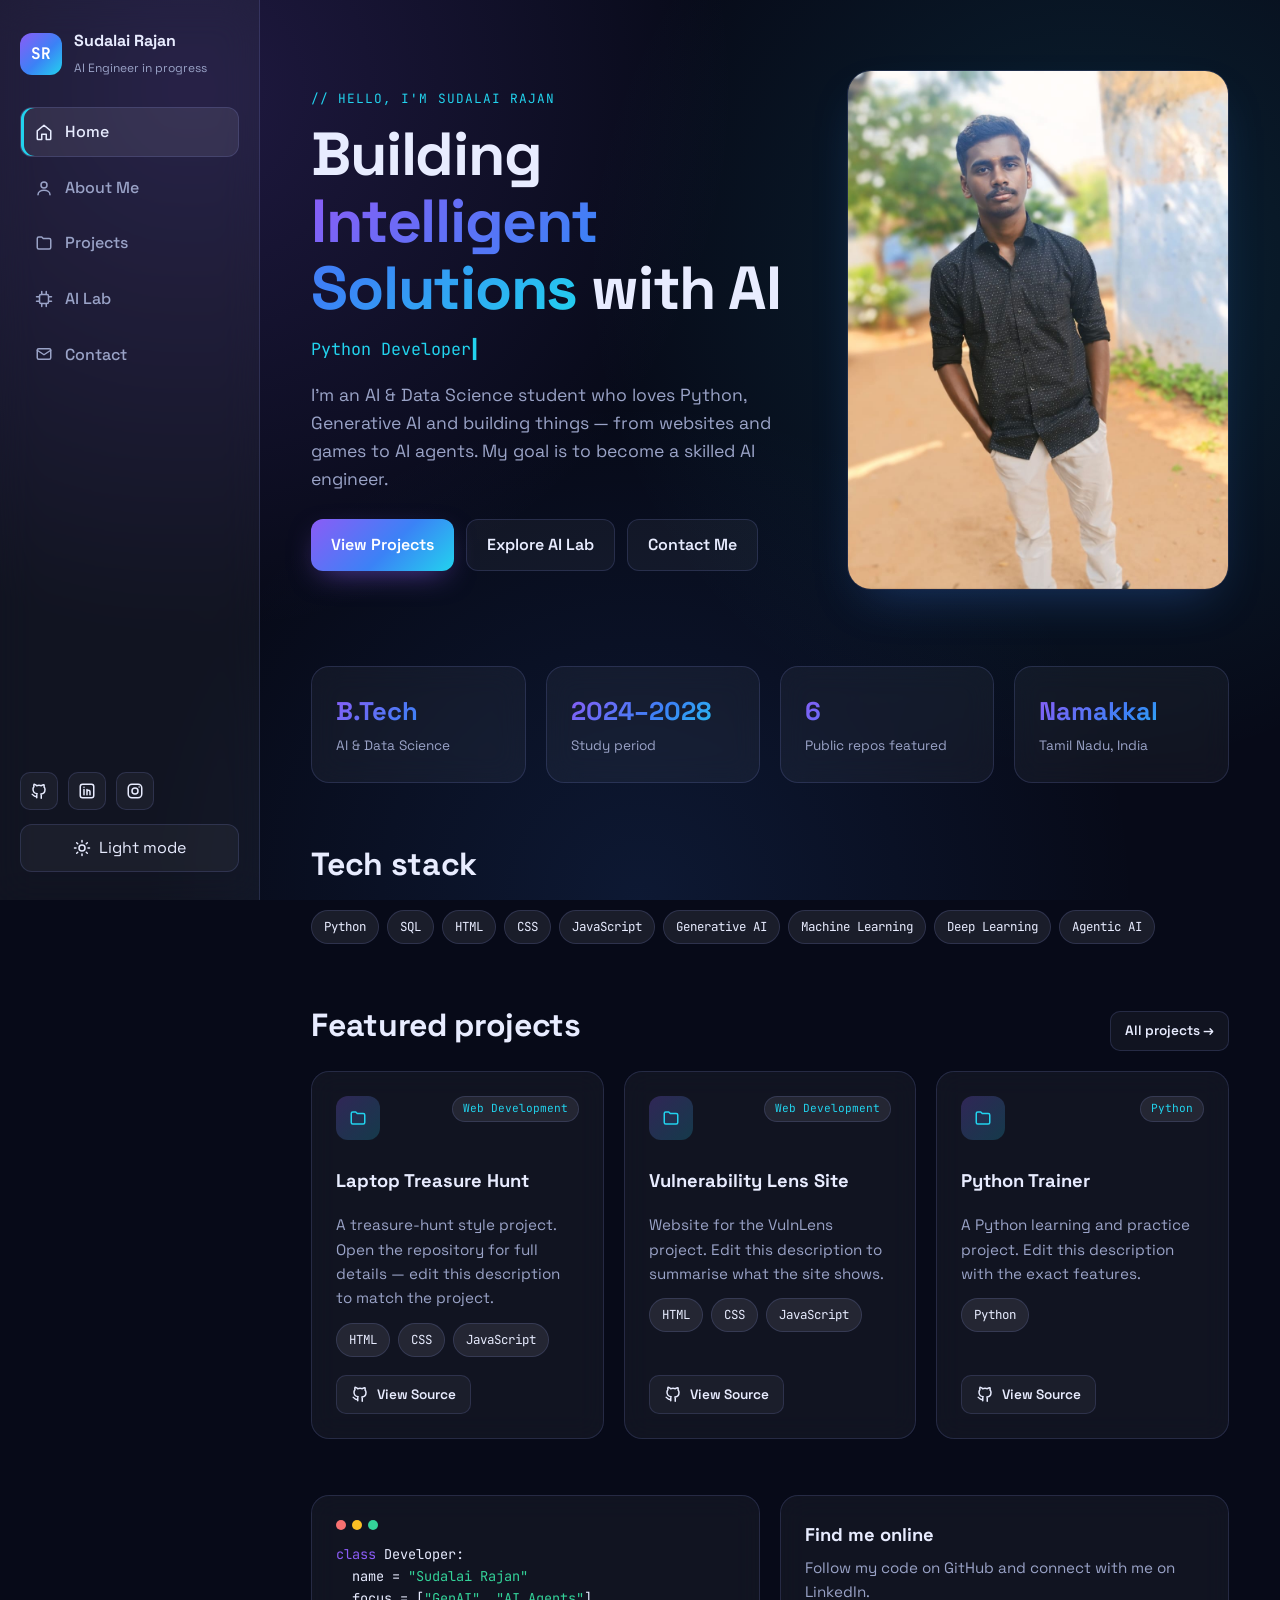
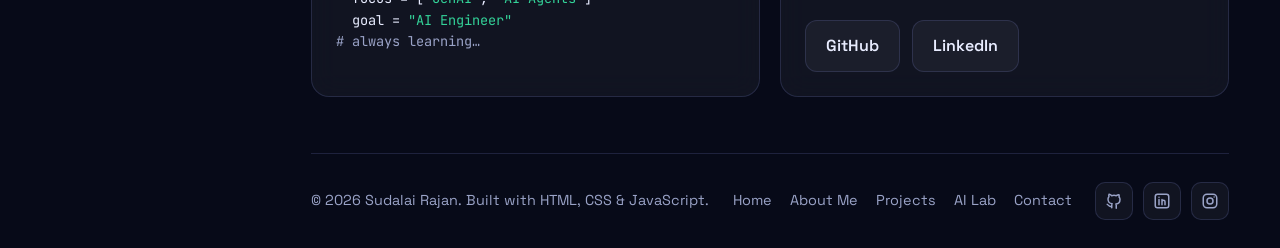
<file: index.html>
<!DOCTYPE html>
<html lang="en" data-theme="dark">
<head>
  <meta charset="UTF-8" />
  <meta name="viewport" content="width=device-width, initial-scale=1" />
  <title>Sudalai Rajan — AI Engineer & GenAI Developer Portfolio</title>
  <meta name="description" content="Portfolio of Sudalai Rajan, AI & Data Science student and aspiring AI engineer building with Python and Generative AI." />
  <link rel="preconnect" href="https://fonts.googleapis.com" />
  <link href="https://fonts.googleapis.com/css2?family=JetBrains+Mono:wght@400;600&family=Space+Grotesk:wght@400;500;600;700&display=swap" rel="stylesheet" />
  <link rel="stylesheet" href="assets/css/style.css" />
</head>
<body>
  <main class="main">
    <section class="hero">
      <div class="reveal">
        <p class="eyebrow">// Hello, I'm Sudalai Rajan</p>
        <h1 style="margin-top:12px">Building <span class="grad-text">Intelligent Solutions</span> with AI</h1>
        <div class="typing" data-typing="Python Developer|GenAI Developer|Aspiring AI Engineer"></div>
        <p class="lead">I'm an AI & Data Science student who loves Python, Generative AI and building things — from websites and games to AI agents. My goal is to become a skilled AI engineer.</p>
        <div class="btn-row">
          <a class="btn btn-primary" href="projects.html">View Projects</a>
          <a class="btn" href="ai-lab.html">Explore AI Lab</a>
          <a class="btn" href="contact.html">Contact Me</a>
        </div>
      </div>
      <div class="hero-visual reveal">
        <img src="assets/images/sudalai-rajan.jpg" alt="Photo of Sudalai Rajan" width="520" height="520" style="aspect-ratio:1/1;object-fit:cover;width:100%" />
      </div>
    </section>

    <section class="grid g4 reveal">
      <div class="card stat"><strong class="grad-text">B.Tech</strong><span>AI & Data Science</span></div>
      <div class="card stat"><strong class="grad-text">2024–2028</strong><span>Study period</span></div>
      <div class="card stat"><strong class="grad-text">6</strong><span>Public repos featured</span></div>
      <div class="card stat"><strong class="grad-text">Namakkal</strong><span>Tamil Nadu, India</span></div>
    </section>

    <section class="reveal">
      <div class="section-title"><h2>Tech stack</h2></div>
      <div class="badges">
        <span class="badge">Python</span><span class="badge">SQL</span><span class="badge">HTML</span><span class="badge">CSS</span><span class="badge">JavaScript</span>
        <span class="badge">Generative AI</span><span class="badge">Machine Learning</span><span class="badge">Deep Learning</span><span class="badge">Agentic AI</span>
      </div>
    </section>

    <section class="reveal">
      <div class="section-title"><h2>Featured projects</h2><a class="btn btn-sm" href="projects.html">All projects →</a></div>
      <div class="grid g3" id="featured-projects"></div>
    </section>

    <section class="grid g2 reveal">
      <div class="card terminal">
        <div class="dots"><span></span><span></span><span></span></div>
        <div><span class="k">class</span> Developer:</div>
        <div>&nbsp;&nbsp;name = <span class="s">"Sudalai Rajan"</span></div>
        <div>&nbsp;&nbsp;focus = [<span class="s">"GenAI"</span>, <span class="s">"AI Agents"</span>]</div>
        <div>&nbsp;&nbsp;goal = <span class="s">"AI Engineer"</span></div>
        <div class="c"># always learning…</div>
      </div>
      <div class="card">
        <h3>Find me online</h3>
        <p>Follow my code on GitHub and connect with me on LinkedIn.</p>
        <div class="btn-row" style="margin-top:16px">
          <a class="btn" href="https://github.com/sudalairajan100-max" target="_blank" rel="noopener noreferrer">GitHub</a>
          <a class="btn" href="https://www.linkedin.com/in/sudalai-rajan-s-467a87338" target="_blank" rel="noopener noreferrer">LinkedIn</a>
        </div>
      </div>
    </section>
  </main>
  <script src="assets/js/main.js"></script>
  <script src="assets/js/projects.js"></script>
</body>
</html>
</file>
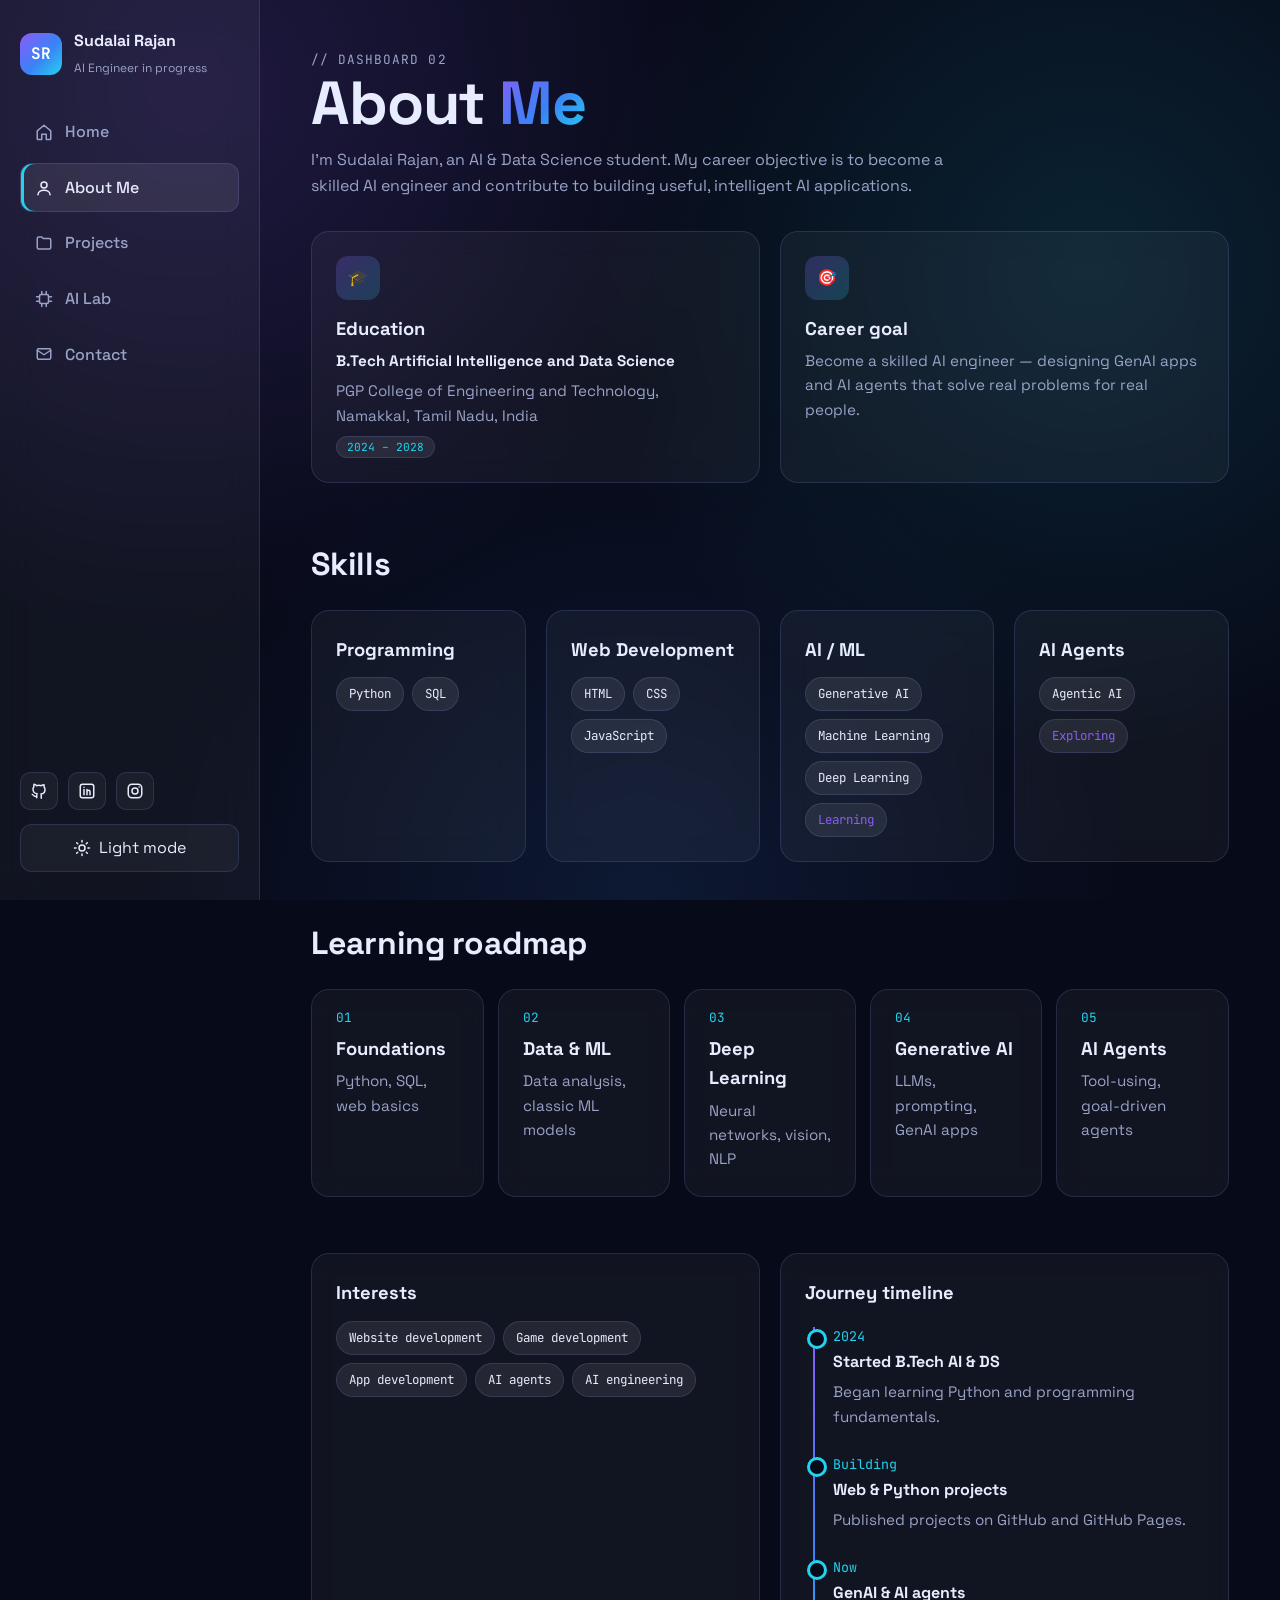
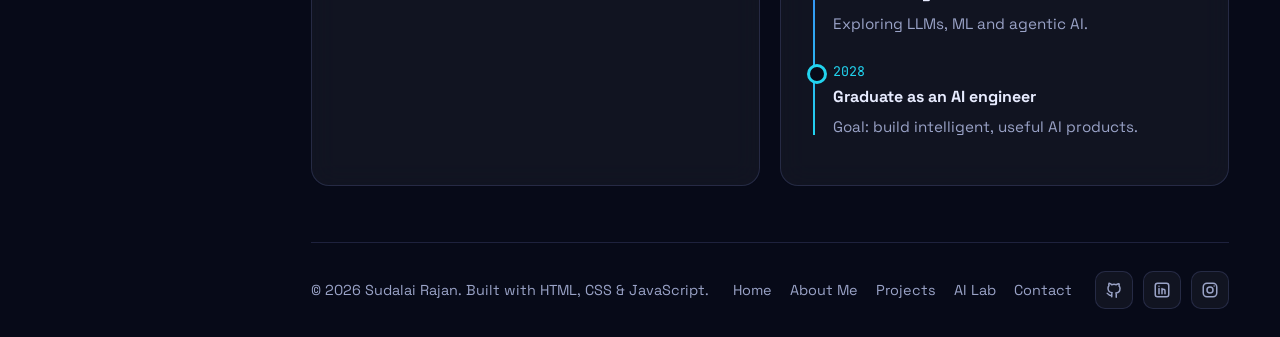
<file: about.html>
<!DOCTYPE html>
<html lang="en" data-theme="dark">
<head>
  <meta charset="UTF-8" />
  <meta name="viewport" content="width=device-width, initial-scale=1" />
  <title>About Me — Sudalai Rajan</title>
  <meta name="description" content="Education, skills, interests and learning roadmap of Sudalai Rajan, B.Tech AI & Data Science student." />
  <link rel="preconnect" href="https://fonts.googleapis.com" />
  <link href="https://fonts.googleapis.com/css2?family=JetBrains+Mono:wght@400;600&family=Space+Grotesk:wght@400;500;600;700&display=swap" rel="stylesheet" />
  <link rel="stylesheet" href="assets/css/style.css" />
</head>
<body>
  <main class="main">
    <header class="page-head reveal">
      <p class="eyebrow">// Dashboard 02</p>
      <h1>About <span class="grad-text">Me</span></h1>
      <p>I'm Sudalai Rajan, an AI & Data Science student. My career objective is to become a skilled AI engineer and contribute to building useful, intelligent AI applications.</p>
    </header>

    <section class="grid g2 reveal">
      <div class="card">
        <div class="card-icon">🎓</div>
        <h3>Education</h3>
        <p><strong style="color:var(--text)">B.Tech Artificial Intelligence and Data Science</strong></p>
        <p>PGP College of Engineering and Technology, Namakkal, Tamil Nadu, India</p>
        <p><span class="badge tag">2024 – 2028</span></p>
      </div>
      <div class="card">
        <div class="card-icon">🎯</div>
        <h3>Career goal</h3>
        <p>Become a skilled AI engineer — designing GenAI apps and AI agents that solve real problems for real people.</p>
      </div>
    </section>

    <section class="reveal">
      <div class="section-title"><h2>Skills</h2></div>
      <div class="grid g4">
        <div class="card hover"><h3>Programming</h3><div class="badges" style="margin-top:12px"><span class="badge">Python</span><span class="badge">SQL</span></div></div>
        <div class="card hover"><h3>Web Development</h3><div class="badges" style="margin-top:12px"><span class="badge">HTML</span><span class="badge">CSS</span><span class="badge">JavaScript</span></div></div>
        <div class="card hover"><h3>AI / ML</h3><div class="badges" style="margin-top:12px"><span class="badge">Generative AI</span><span class="badge">Machine Learning</span><span class="badge">Deep Learning</span><span class="badge level">Learning</span></div></div>
        <div class="card hover"><h3>AI Agents</h3><div class="badges" style="margin-top:12px"><span class="badge">Agentic AI</span><span class="badge level">Exploring</span></div></div>
      </div>
    </section>

    <section class="reveal">
      <div class="section-title"><h2>Learning roadmap</h2></div>
      <div class="roadmap">
        <div class="card road-step"><h3>Foundations</h3><p>Python, SQL, web basics</p></div>
        <div class="card road-step"><h3>Data & ML</h3><p>Data analysis, classic ML models</p></div>
        <div class="card road-step"><h3>Deep Learning</h3><p>Neural networks, vision, NLP</p></div>
        <div class="card road-step"><h3>Generative AI</h3><p>LLMs, prompting, GenAI apps</p></div>
        <div class="card road-step"><h3>AI Agents</h3><p>Tool-using, goal-driven agents</p></div>
      </div>
    </section>

    <section class="grid g2 reveal">
      <div class="card">
        <h3>Interests</h3>
        <div class="badges" style="margin-top:14px">
          <span class="badge">Website development</span><span class="badge">Game development</span><span class="badge">App development</span><span class="badge">AI agents</span><span class="badge">AI engineering</span>
        </div>
      </div>
      <div class="card">
        <h3>Journey timeline</h3>
        <div class="timeline" style="margin-top:16px">
          <div class="tl-item"><small>2024</small><h4>Started B.Tech AI & DS</h4><p>Began learning Python and programming fundamentals.</p></div>
          <div class="tl-item"><small>Building</small><h4>Web & Python projects</h4><p>Published projects on GitHub and GitHub Pages.</p></div>
          <div class="tl-item"><small>Now</small><h4>GenAI & AI agents</h4><p>Exploring LLMs, ML and agentic AI.</p></div>
          <div class="tl-item"><small>2028</small><h4>Graduate as an AI engineer</h4><p>Goal: build intelligent, useful AI products.</p></div>
        </div>
      </div>
    </section>
  </main>
  <script src="assets/js/main.js"></script>
</body>
</html>
</file>
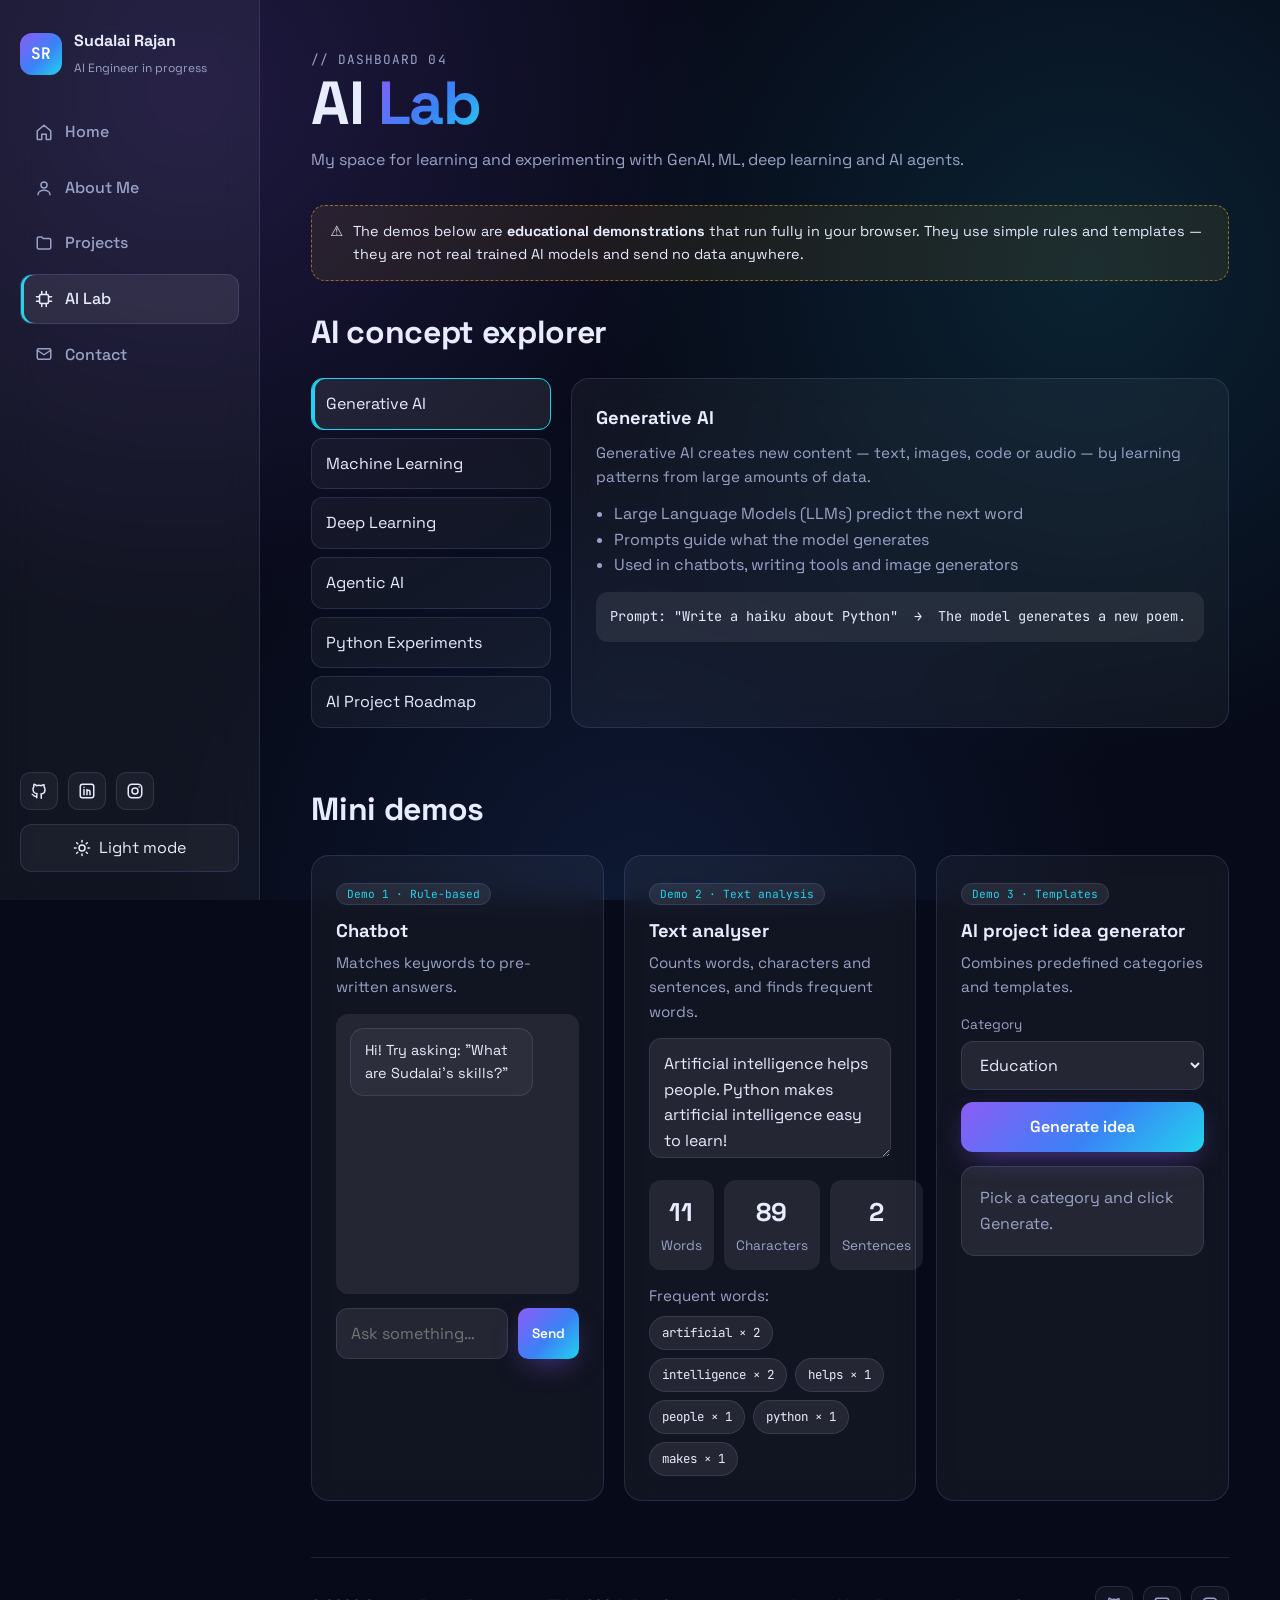
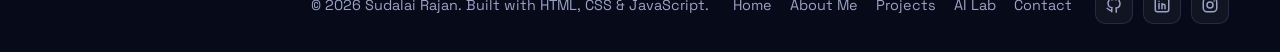
<file: ai-lab.html>
<!DOCTYPE html>
<html lang="en" data-theme="dark">
<head>
  <meta charset="UTF-8" />
  <meta name="viewport" content="width=device-width, initial-scale=1" />
  <title>AI Lab — Sudalai Rajan</title>
  <meta name="description" content="Interactive AI concept explorer and browser-based educational AI demos by Sudalai Rajan." />
  <link rel="preconnect" href="https://fonts.googleapis.com" />
  <link href="https://fonts.googleapis.com/css2?family=JetBrains+Mono:wght@400;600&family=Space+Grotesk:wght@400;500;600;700&display=swap" rel="stylesheet" />
  <link rel="stylesheet" href="assets/css/style.css" />
</head>
<body>
  <main class="main">
    <header class="page-head reveal">
      <p class="eyebrow">// Dashboard 04</p>
      <h1>AI <span class="grad-text">Lab</span></h1>
      <p>My space for learning and experimenting with GenAI, ML, deep learning and AI agents.</p>
    </header>

    <div class="notice reveal" role="note">⚠️ <span>The demos below are <strong>educational demonstrations</strong> that run fully in your browser. They use simple rules and templates — they are not real trained AI models and send no data anywhere.</span></div>

    <section class="reveal">
      <div class="section-title"><h2>AI concept explorer</h2></div>
      <div class="explorer">
        <div class="explorer-tabs" id="explorer-tabs" role="tablist" aria-label="AI concepts"></div>
        <div class="card explorer-panel" id="explorer-panel" aria-live="polite"></div>
      </div>
    </section>

    <section class="reveal">
      <div class="section-title"><h2>Mini demos</h2></div>
      <div class="grid g3">
        <div class="card">
          <span class="badge tag">Demo 1 · Rule-based</span>
          <h3 style="margin-top:10px">Chatbot</h3>
          <p>Matches keywords to pre-written answers.</p>
          <div class="chat-box" id="chat-box" aria-live="polite"></div>
          <form class="input-row" id="chat-form">
            <input type="text" placeholder="Ask something…" aria-label="Chat message" maxlength="200" />
            <button class="btn btn-primary btn-sm" type="submit">Send</button>
          </form>
        </div>

        <div class="card">
          <span class="badge tag">Demo 2 · Text analysis</span>
          <h3 style="margin-top:10px">Text analyser</h3>
          <p>Counts words, characters and sentences, and finds frequent words.</p>
          <textarea id="text-input" style="margin-top:14px" aria-label="Text to analyse">Artificial intelligence helps people. Python makes artificial intelligence easy to learn!</textarea>
          <div class="results">
            <div class="stat"><strong id="t-words">0</strong><span>Words</span></div>
            <div class="stat"><strong id="t-chars">0</strong><span>Characters</span></div>
            <div class="stat"><strong id="t-sent">0</strong><span>Sentences</span></div>
          </div>
          <p style="margin-top:14px">Frequent words:</p>
          <div class="badges" id="t-top" style="margin-top:8px"></div>
        </div>

        <div class="card">
          <span class="badge tag">Demo 3 · Templates</span>
          <h3 style="margin-top:10px">AI project idea generator</h3>
          <p>Combines predefined categories and templates.</p>
          <label for="idea-cat" style="margin-top:14px">Category</label>
          <select id="idea-cat"></select>
          <button class="btn btn-primary" id="idea-btn" type="button" style="margin-top:12px;width:100%;justify-content:center">Generate idea</button>
          <div class="idea-out" id="idea-out" aria-live="polite"><span class="muted">Pick a category and click Generate.</span></div>
        </div>
      </div>
    </section>
  </main>
  <script src="assets/js/main.js"></script>
  <script src="assets/js/ai-lab.js"></script>
</body>
</html>
</file>
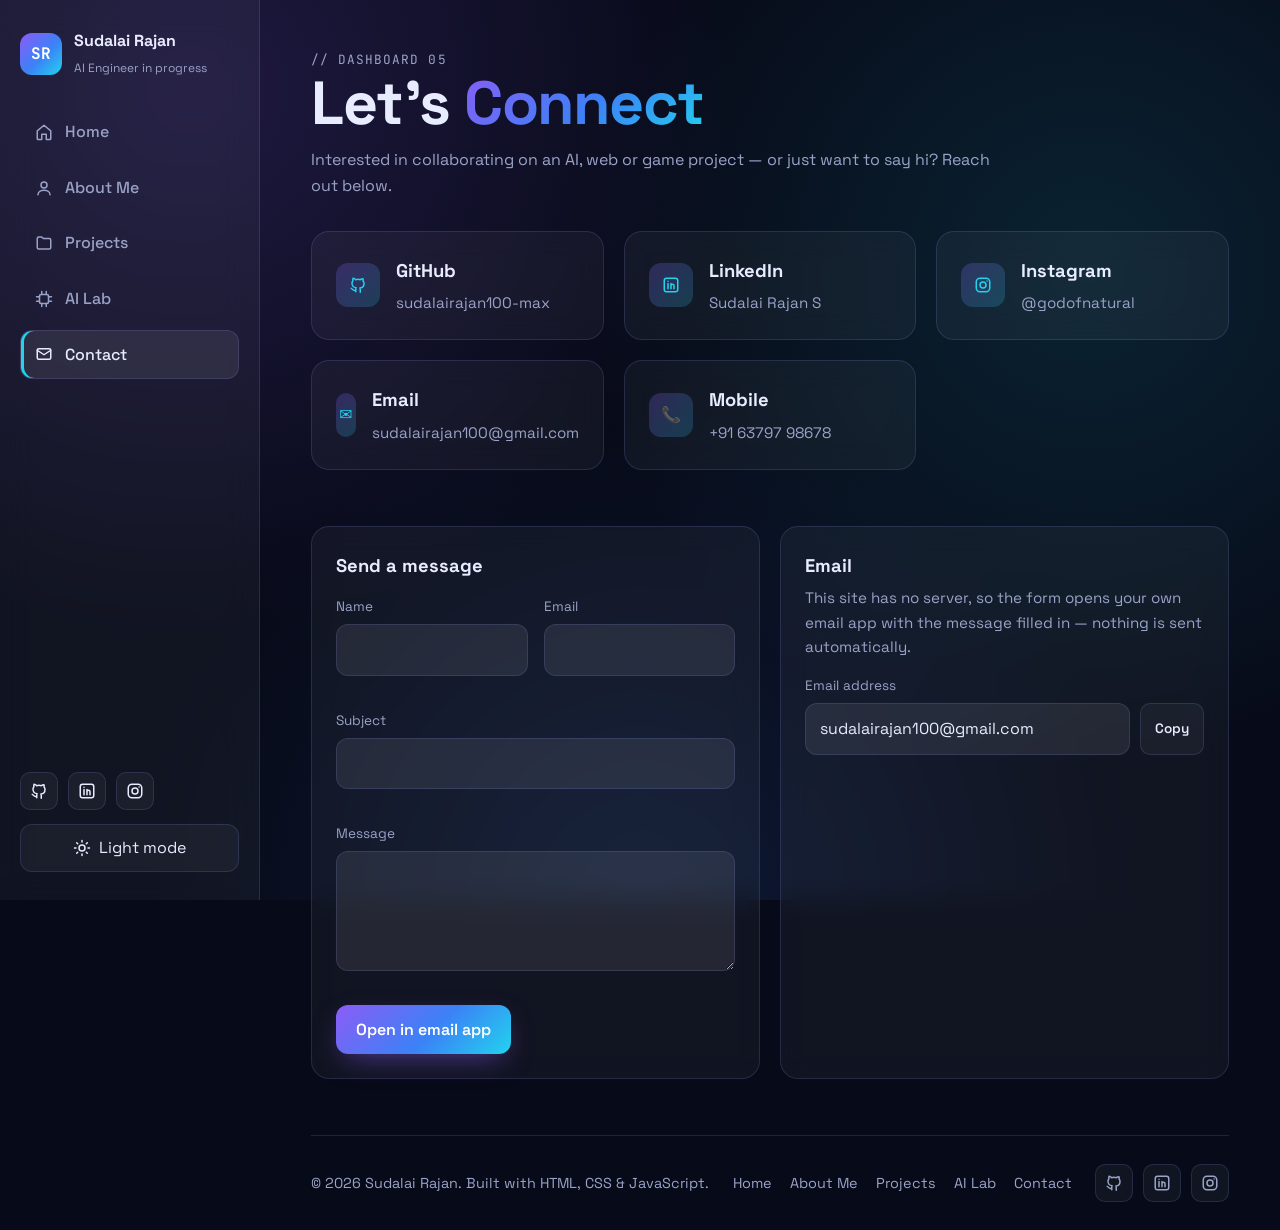
<file: contact.html>
<!DOCTYPE html>
<html lang="en" data-theme="dark">
<head>
  <meta charset="UTF-8" />
  <meta name="viewport" content="width=device-width, initial-scale=1" />
  <title>Contact — Sudalai Rajan</title>
  <meta name="description" content="Get in touch with Sudalai Rajan via LinkedIn, GitHub, Instagram or email." />
  <link rel="preconnect" href="https://fonts.googleapis.com" />
  <link href="https://fonts.googleapis.com/css2?family=JetBrains+Mono:wght@400;600&family=Space+Grotesk:wght@400;500;600;700&display=swap" rel="stylesheet" />
  <link rel="stylesheet" href="assets/css/style.css" />
</head>
<body>
  <main class="main">
    <header class="page-head reveal">
      <p class="eyebrow">// Dashboard 05</p>
      <h1>Let's <span class="grad-text">Connect</span></h1>
      <p>Interested in collaborating on an AI, web or game project — or just want to say hi? Reach out below.</p>
    </header>

    <section class="grid g3 reveal">
      <a class="card hover social-card" href="https://github.com/sudalairajan100-max" target="_blank" rel="noopener noreferrer"><div class="card-icon" data-icon="github"></div><div><h3>GitHub</h3><p>sudalairajan100-max</p></div></a>
      <a class="card hover social-card" href="https://www.linkedin.com/in/sudalai-rajan-s-467a87338" target="_blank" rel="noopener noreferrer"><div class="card-icon" data-icon="linkedin"></div><div><h3>LinkedIn</h3><p>Sudalai Rajan S</p></div></a>
      <a class="card hover social-card" href="https://www.instagram.com/godofnatural/" target="_blank" rel="noopener noreferrer"><div class="card-icon" data-icon="instagram"></div><div><h3>Instagram</h3><p>@godofnatural</p></div></a>
      <a class="card hover social-card" href="mailto:sudalairajan100@gmail.com"><div class="card-icon">✉️</div><div><h3>Email</h3><p>sudalairajan100@gmail.com</p></div></a>
      <a class="card hover social-card" href="tel:+916379798678"><div class="card-icon">📞</div><div><h3>Mobile</h3><p>+91 63797 98678</p></div></a>
    </section>

    <section class="grid g2 reveal" style="grid-template-columns:repeat(auto-fit,minmax(320px,1fr))">
      <form class="card" id="contact-form" novalidate>
        <h3 style="margin-bottom:16px">Send a message</h3>
        <div class="form-grid">
          <div><label for="c-name">Name</label><input class="field" id="c-name" name="name" maxlength="80" autocomplete="name" /><div class="error-text"></div></div>
          <div><label for="c-email">Email</label><input class="field" id="c-email" name="email" type="email" maxlength="120" autocomplete="email" /><div class="error-text"></div></div>
          <div class="full"><label for="c-subject">Subject</label><input class="field" id="c-subject" name="subject" maxlength="120" /><div class="error-text"></div></div>
          <div class="full"><label for="c-message">Message</label><textarea class="field" id="c-message" name="message" maxlength="2000"></textarea><div class="error-text"></div></div>
        </div>
        <button class="btn btn-primary" type="submit" style="margin-top:8px">Open in email app</button>
        <div class="alert" id="form-alert" role="status"></div>
      </form>

      <div class="card">
        <h3>Email</h3>
        <p>This site has no server, so the form opens your own email app with the message filled in — nothing is sent automatically.</p>
        <label for="email-copy" style="margin-top:16px">Email address</label>
        <div class="input-row">
          <input id="email-copy" class="field" readonly />
          <button class="btn btn-sm" id="copy-btn" type="button">Copy</button>
        </div>
        <div class="alert" id="copy-alert" role="status"></div>
        
      </div>
    </section>
  </main>
  <script src="assets/js/main.js"></script>
  <script>
    (function () {
      // ✏️ Put your real email address here:
      var CONTACT_EMAIL = "sudalairajan100@gmail.com";

      document.querySelectorAll("[data-icon]").forEach(function (el) { el.innerHTML = icon(el.getAttribute("data-icon")); });
      var emailField = document.getElementById("email-copy");
      emailField.value = CONTACT_EMAIL;
      var configured = CONTACT_EMAIL.indexOf("example.com") === -1;

      function show(el, msg, ok) { el.textContent = msg; el.className = "alert show " + (ok ? "ok" : "err"); }

      document.getElementById("copy-btn").addEventListener("click", function () {
        var a = document.getElementById("copy-alert");
        if (!configured) return show(a, "The email address hasn't been set yet.", false);
        (navigator.clipboard ? navigator.clipboard.writeText(CONTACT_EMAIL) : Promise.reject())
          .then(function () { show(a, "Email copied to clipboard.", true); })
          .catch(function () { emailField.select(); show(a, "Press Ctrl+C to copy the selected email.", false); });
      });

      var form = document.getElementById("contact-form");
      var rules = {
        name: function (v) { return v.length >= 2 || "Please enter your name."; },
        email: function (v) { return /^[^\s@]+@[^\s@]+\.[^\s@]+$/.test(v) || "Please enter a valid email."; },
        subject: function (v) { return v.length >= 3 || "Please add a subject."; },
        message: function (v) { return v.length >= 10 || "Message should be at least 10 characters."; },
      };
      form.addEventListener("submit", function (e) {
        e.preventDefault();
        var ok = true, data = {};
        Object.keys(rules).forEach(function (k) {
          var f = form.elements[k], v = f.value.trim(), r = rules[k](v);
          data[k] = v;
          f.classList.toggle("invalid", r !== true);
          f.parentElement.querySelector(".error-text").textContent = r === true ? "" : r;
          if (r !== true) ok = false;
        });
        var alertEl = document.getElementById("form-alert");
        if (!ok) return show(alertEl, "Please fix the highlighted fields.", false);
        if (!configured) return show(alertEl, "The site owner hasn't set an email address yet. Please reach out on LinkedIn instead.", false);
        var body = data.message + "\n\n— " + data.name + " (" + data.email + ")";
        window.location.href = "mailto:" + CONTACT_EMAIL + "?subject=" + encodeURIComponent(data.subject) + "&body=" + encodeURIComponent(body);
        show(alertEl, "Your email app should open with the message ready. Press Send there to deliver it.", true);
      });
    })();
  </script>
</body>
</html>
</file>
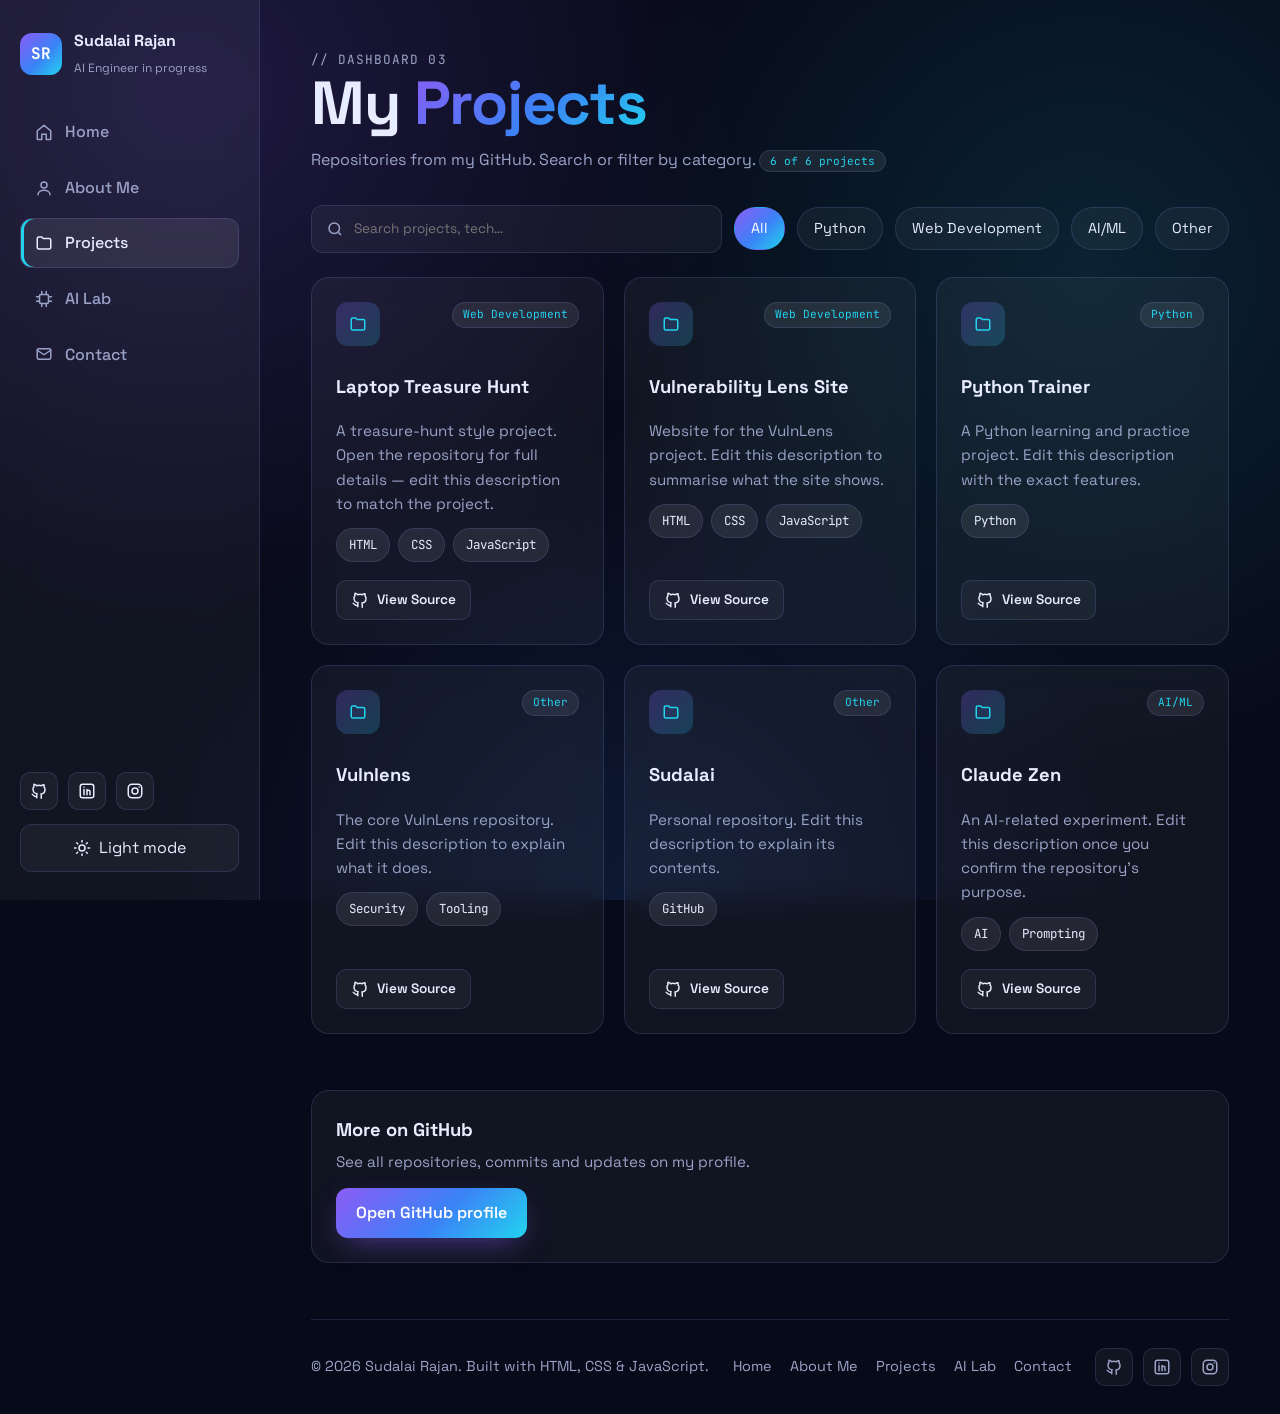
<file: projects.html>
<!DOCTYPE html>
<html lang="en" data-theme="dark">
<head>
  <meta charset="UTF-8" />
  <meta name="viewport" content="width=device-width, initial-scale=1" />
  <title>Projects — Sudalai Rajan</title>
  <meta name="description" content="Searchable dashboard of Sudalai Rajan's GitHub projects." />
  <link rel="preconnect" href="https://fonts.googleapis.com" />
  <link href="https://fonts.googleapis.com/css2?family=JetBrains+Mono:wght@400;600&family=Space+Grotesk:wght@400;500;600;700&display=swap" rel="stylesheet" />
  <link rel="stylesheet" href="assets/css/style.css" />
</head>
<body>
  <main class="main">
    <header class="page-head reveal">
      <p class="eyebrow">// Dashboard 03</p>
      <h1>My <span class="grad-text">Projects</span></h1>
      <p>Repositories from my GitHub. Search or filter by category. <span id="project-count" class="badge tag"></span></p>
    </header>

    <div class="toolbar reveal">
      <label class="search" for="project-search" style="margin:0">
        <svg class="icon" viewBox="0 0 24 24" fill="none" stroke="currentColor" stroke-width="2" aria-hidden="true"><circle cx="11" cy="11" r="7"/><path d="m20 20-3.5-3.5"/></svg>
        <input id="project-search" type="search" placeholder="Search projects, tech…" aria-label="Search projects" />
      </label>
      <button class="chip active" data-filter="All" aria-pressed="true">All</button>
      <button class="chip" data-filter="Python" aria-pressed="false">Python</button>
      <button class="chip" data-filter="Web Development" aria-pressed="false">Web Development</button>
      <button class="chip" data-filter="AI/ML" aria-pressed="false">AI/ML</button>
      <button class="chip" data-filter="Other" aria-pressed="false">Other</button>
    </div>

    <section class="grid g3" id="project-grid" aria-live="polite"></section>

    <section class="card reveal">
      <h3>More on GitHub</h3>
      <p>See all repositories, commits and updates on my profile.</p>
      <div class="btn-row" style="margin-top:14px"><a class="btn btn-primary" href="https://github.com/sudalairajan100-max" target="_blank" rel="noopener noreferrer">Open GitHub profile</a></div>
    </section>
  </main>
  <script src="assets/js/main.js"></script>
  <script src="assets/js/projects.js"></script>
</body>
</html>
</file>
<file: assets/css/style.css>
/* Sudalai Rajan Portfolio — design system */
:root {
  --bg: #070a18;
  --bg-2: #0d1230;
  --surface: rgba(255, 255, 255, 0.045);
  --surface-2: rgba(255, 255, 255, 0.08);
  --border: rgba(148, 163, 255, 0.16);
  --text: #e8ecff;
  --muted: #9aa3c7;
  --purple: #8b5cf6;
  --blue: #3b82f6;
  --cyan: #22d3ee;
  --success: #34d399;
  --danger: #f87171;
  --grad: linear-gradient(135deg, var(--purple), var(--blue) 55%, var(--cyan));
  --shadow: 0 20px 50px -20px rgba(59, 130, 246, 0.35);
  --radius: 18px;
  --sidebar: 260px;
  --font: "Space Grotesk", system-ui, sans-serif;
  --mono: "JetBrains Mono", ui-monospace, monospace;
}
[data-theme="light"] {
  --bg: #f4f6ff;
  --bg-2: #e8ecff;
  --surface: rgba(255, 255, 255, 0.75);
  --surface-2: rgba(255, 255, 255, 0.95);
  --border: rgba(80, 90, 180, 0.18);
  --text: #121636;
  --muted: #4f5780;
  --shadow: 0 20px 50px -25px rgba(59, 70, 160, 0.35);
}
* { box-sizing: border-box; margin: 0; padding: 0; }
html { scroll-behavior: smooth; }
body {
  font-family: var(--font);
  background: var(--bg);
  color: var(--text);
  line-height: 1.6;
  min-height: 100vh;
  background-image:
    radial-gradient(circle at 15% 10%, rgba(139, 92, 246, 0.18), transparent 40%),
    radial-gradient(circle at 85% 30%, rgba(34, 211, 238, 0.12), transparent 40%),
    radial-gradient(circle at 50% 100%, rgba(59, 130, 246, 0.12), transparent 45%);
  background-attachment: fixed;
}
a { color: inherit; text-decoration: none; }
img { max-width: 100%; display: block; }
button, input, textarea, select { font: inherit; color: inherit; }
:focus-visible { outline: 2px solid var(--cyan); outline-offset: 3px; border-radius: 6px; }

/* Layout */
.sidebar {
  position: fixed; inset: 0 auto 0 0; width: var(--sidebar);
  background: var(--surface); backdrop-filter: blur(18px);
  border-right: 1px solid var(--border);
  padding: 28px 20px; display: flex; flex-direction: column; gap: 28px; z-index: 50;
  transition: transform 0.3s ease;
}
.brand { display: flex; align-items: center; gap: 12px; }
.brand-logo {
  width: 42px; height: 42px; border-radius: 12px; background: var(--grad);
  display: grid; place-items: center; font-weight: 700; color: #fff; font-family: var(--mono);
}
.brand strong { display: block; font-size: 1rem; }
.brand small { color: var(--muted); font-size: 0.75rem; }
.nav { display: flex; flex-direction: column; gap: 6px; }
.nav a {
  display: flex; align-items: center; gap: 12px; padding: 11px 14px; border-radius: 12px;
  color: var(--muted); font-weight: 500; transition: 0.2s; border: 1px solid transparent;
}
.nav a:hover { background: var(--surface-2); color: var(--text); }
.nav a.active { background: var(--surface-2); color: var(--text); border-color: var(--border); box-shadow: inset 3px 0 0 var(--cyan); }
.nav svg, .icon { width: 18px; height: 18px; flex-shrink: 0; }
.sidebar-foot { margin-top: auto; display: flex; flex-direction: column; gap: 14px; }
.socials { display: flex; gap: 10px; }
.socials a {
  width: 38px; height: 38px; border-radius: 10px; display: grid; place-items: center;
  border: 1px solid var(--border); background: var(--surface); transition: 0.2s;
}
.socials a:hover { transform: translateY(-3px); border-color: var(--cyan); color: var(--cyan); }
.theme-toggle {
  display: flex; align-items: center; justify-content: center; gap: 8px; padding: 10px; border-radius: 12px;
  border: 1px solid var(--border); background: var(--surface); cursor: pointer; transition: 0.2s;
}
.theme-toggle:hover { border-color: var(--purple); }

.topbar { display: none; }
.main { margin-left: var(--sidebar); padding: 40px clamp(20px, 4vw, 56px) 0; max-width: 1400px; }
.overlay { display: none; }

/* Type */
.eyebrow { font-family: var(--mono); font-size: 0.8rem; color: var(--cyan); letter-spacing: 0.08em; text-transform: uppercase; }
h1 { font-size: clamp(2.2rem, 5vw, 3.8rem); line-height: 1.1; letter-spacing: -0.02em; }
h2 { font-size: clamp(1.5rem, 3vw, 2rem); letter-spacing: -0.01em; }
h3 { font-size: 1.15rem; }
.grad-text { background: var(--grad); -webkit-background-clip: text; background-clip: text; color: transparent; }
.muted { color: var(--muted); }
.page-head { margin-bottom: 32px; }
.page-head p { color: var(--muted); max-width: 680px; margin-top: 10px; }
section { margin-bottom: 56px; }
.section-title { display: flex; justify-content: space-between; align-items: end; gap: 16px; margin-bottom: 20px; flex-wrap: wrap; }

/* Cards & grids */
.card {
  background: var(--surface); border: 1px solid var(--border); border-radius: var(--radius);
  padding: 24px; backdrop-filter: blur(14px); transition: transform 0.25s, border-color 0.25s, box-shadow 0.25s;
}
.card.hover:hover { transform: translateY(-4px); border-color: rgba(34, 211, 238, 0.45); box-shadow: var(--shadow); }
.grid { display: grid; gap: 20px; }
.g2 { grid-template-columns: repeat(auto-fit, minmax(300px, 1fr)); }
.g3 { grid-template-columns: repeat(auto-fit, minmax(260px, 1fr)); }
.g4 { grid-template-columns: repeat(auto-fit, minmax(200px, 1fr)); }
.card-icon {
  width: 44px; height: 44px; border-radius: 12px; display: grid; place-items: center;
  background: linear-gradient(135deg, rgba(139, 92, 246, 0.25), rgba(34, 211, 238, 0.2)); color: var(--cyan); margin-bottom: 14px;
}
.card p { color: var(--muted); font-size: 0.95rem; margin-top: 6px; }

/* Buttons */
.btn {
  display: inline-flex; align-items: center; gap: 8px; padding: 12px 20px; border-radius: 12px;
  font-weight: 600; cursor: pointer; border: 1px solid var(--border); background: var(--surface); transition: 0.2s;
}
.btn:hover { border-color: var(--cyan); transform: translateY(-2px); }
.btn-primary { background: var(--grad); color: #fff; border: none; box-shadow: 0 10px 30px -10px rgba(139, 92, 246, 0.6); }
.btn-primary:hover { box-shadow: 0 14px 34px -10px rgba(34, 211, 238, 0.6); }
.btn-sm { padding: 8px 14px; font-size: 0.85rem; border-radius: 10px; }
.btn-row { display: flex; flex-wrap: wrap; gap: 12px; }

/* Badges */
.badges { display: flex; flex-wrap: wrap; gap: 8px; }
.badge {
  font-family: var(--mono); font-size: 0.78rem; padding: 6px 12px; border-radius: 999px;
  border: 1px solid var(--border); background: var(--surface-2); color: var(--text);
}
.badge.tag { font-size: 0.7rem; padding: 3px 10px; color: var(--cyan); }
.badge.level { color: var(--purple); }

/* Hero */
.hero { display: grid; grid-template-columns: 1.3fr 1fr; gap: 40px; align-items: center; padding: 30px 0 20px; }
.hero p.lead { color: var(--muted); font-size: 1.1rem; max-width: 560px; margin: 18px 0 26px; }
.typing { font-family: var(--mono); color: var(--cyan); font-size: 1.05rem; margin-top: 14px; min-height: 1.6em; }
.typing::after { content: "▍"; animation: blink 1s steps(1) infinite; margin-left: 2px; }
@keyframes blink { 50% { opacity: 0; } }
.hero-visual { position: relative; }
.hero-visual img { border-radius: 24px; border: 1px solid var(--border); box-shadow: var(--shadow); animation: float 6s ease-in-out infinite; }
@keyframes float { 50% { transform: translateY(-10px); } }
.terminal { font-family: var(--mono); font-size: 0.85rem; }
.terminal .dots { display: flex; gap: 6px; margin-bottom: 14px; }
.terminal .dots span { width: 10px; height: 10px; border-radius: 50%; background: var(--danger); }
.terminal .dots span:nth-child(2) { background: #fbbf24; }
.terminal .dots span:nth-child(3) { background: var(--success); }
.terminal .k { color: var(--purple); } .terminal .s { color: var(--success); } .terminal .c { color: var(--muted); }
.stat strong { display: block; font-size: 1.6rem; }
.stat span { color: var(--muted); font-size: 0.85rem; }

/* Timeline */
.timeline { position: relative; padding-left: 28px; }
.timeline::before { content: ""; position: absolute; left: 8px; top: 4px; bottom: 4px; width: 2px; background: var(--grad); }
.tl-item { position: relative; margin-bottom: 22px; }
.tl-item::before {
  content: ""; position: absolute; left: -26px; top: 6px; width: 14px; height: 14px; border-radius: 50%;
  background: var(--bg); border: 3px solid var(--cyan);
}
.tl-item small { font-family: var(--mono); color: var(--cyan); }
.roadmap { display: grid; grid-template-columns: repeat(auto-fit, minmax(170px, 1fr)); gap: 14px; counter-reset: step; }
.road-step { position: relative; padding-top: 44px; }
.road-step::before {
  counter-increment: step; content: "0" counter(step); position: absolute; top: 18px; left: 24px;
  font-family: var(--mono); font-size: 0.8rem; color: var(--cyan);
}

/* Projects */
.toolbar { display: flex; flex-wrap: wrap; gap: 12px; margin-bottom: 24px; align-items: center; }
.search {
  flex: 1; min-width: 220px; display: flex; align-items: center; gap: 10px; padding: 0 14px;
  border: 1px solid var(--border); border-radius: 12px; background: var(--surface);
}
.search input { flex: 1; background: none; border: none; outline: none; padding: 12px 0; }
.chip { padding: 9px 16px; border-radius: 999px; border: 1px solid var(--border); background: var(--surface); cursor: pointer; font-size: 0.9rem; transition: 0.2s; }
.chip:hover { border-color: var(--cyan); }
.chip.active { background: var(--grad); color: #fff; border-color: transparent; }
.project-card { display: flex; flex-direction: column; gap: 12px; }
.project-card .top { display: flex; justify-content: space-between; align-items: start; gap: 10px; }
.project-card .actions { margin-top: auto; display: flex; gap: 10px; flex-wrap: wrap; padding-top: 6px; }
.empty { text-align: center; padding: 50px 20px; color: var(--muted); grid-column: 1 / -1; }

/* AI Lab */
.notice {
  display: flex; gap: 10px; align-items: start; padding: 14px 18px; border-radius: 14px; font-size: 0.9rem;
  border: 1px dashed rgba(251, 191, 36, 0.5); background: rgba(251, 191, 36, 0.08); margin-bottom: 26px;
}
.explorer { display: grid; grid-template-columns: 240px 1fr; gap: 20px; }
.explorer-tabs { display: flex; flex-direction: column; gap: 8px; }
.explorer-tabs button { text-align: left; padding: 12px 14px; border-radius: 12px; border: 1px solid var(--border); background: var(--surface); cursor: pointer; transition: 0.2s; }
.explorer-tabs button.active { border-color: var(--cyan); background: var(--surface-2); box-shadow: inset 3px 0 0 var(--cyan); }
.explorer-panel h3 { margin-bottom: 8px; }
.explorer-panel ul { margin: 12px 0 0 18px; color: var(--muted); }
.example { margin-top: 14px; padding: 14px; border-radius: 12px; background: var(--surface-2); font-family: var(--mono); font-size: 0.85rem; }
.chat-box { height: 280px; overflow-y: auto; display: flex; flex-direction: column; gap: 10px; padding: 14px; border-radius: 12px; background: var(--surface-2); margin: 14px 0; }
.msg { max-width: 85%; padding: 10px 14px; border-radius: 14px; font-size: 0.9rem; }
.msg.bot { background: var(--surface); border: 1px solid var(--border); align-self: flex-start; }
.msg.user { background: var(--grad); color: #fff; align-self: flex-end; }
.input-row { display: flex; gap: 10px; }
.field, .input-row input, textarea, select {
  width: 100%; padding: 12px 14px; border-radius: 12px; border: 1px solid var(--border); background: var(--surface-2); outline: none; transition: 0.2s;
}
.field:focus, .input-row input:focus, textarea:focus, select:focus { border-color: var(--cyan); }
textarea { resize: vertical; min-height: 120px; }
.results { margin-top: 14px; display: grid; grid-template-columns: repeat(3, 1fr); gap: 10px; }
.results .stat { padding: 12px; border-radius: 12px; background: var(--surface-2); text-align: center; }
.idea-out { margin-top: 14px; padding: 18px; border-radius: 14px; background: var(--surface-2); border: 1px solid var(--border); min-height: 90px; }

/* Contact */
.form-grid { display: grid; grid-template-columns: 1fr 1fr; gap: 16px; }
.form-grid .full { grid-column: 1 / -1; }
label { display: block; font-size: 0.85rem; color: var(--muted); margin-bottom: 6px; }
.error-text { color: var(--danger); font-size: 0.8rem; min-height: 1.1em; margin-top: 4px; }
.field.invalid { border-color: var(--danger); }
.alert { padding: 12px 16px; border-radius: 12px; margin-top: 14px; font-size: 0.9rem; display: none; }
.alert.show { display: block; }
.alert.ok { background: rgba(52, 211, 153, 0.12); border: 1px solid rgba(52, 211, 153, 0.4); }
.alert.err { background: rgba(248, 113, 113, 0.12); border: 1px solid rgba(248, 113, 113, 0.4); }
.social-card { display: flex; align-items: center; gap: 16px; }
.social-card .card-icon { margin: 0; }

/* Footer */
.footer {
  border-top: 1px solid var(--border); padding: 28px 0; margin-top: 30px;
  display: flex; flex-wrap: wrap; gap: 16px; justify-content: space-between; align-items: center; color: var(--muted); font-size: 0.9rem;
}
.footer nav { display: flex; gap: 18px; flex-wrap: wrap; }
.footer nav a:hover { color: var(--cyan); }

/* Reveal */
.reveal { opacity: 0; transform: translateY(18px); transition: opacity 0.6s ease, transform 0.6s ease; }
.reveal.visible { opacity: 1; transform: none; }
@media (prefers-reduced-motion: reduce) {
  *, *::before, *::after { animation: none !important; transition: none !important; }
  .reveal { opacity: 1; transform: none; }
}

/* Responsive */
@media (max-width: 1000px) {
  .hero { grid-template-columns: 1fr; }
  .hero-visual { max-width: 520px; }
  .explorer { grid-template-columns: 1fr; }
  .explorer-tabs { flex-direction: row; flex-wrap: wrap; }
}
@media (max-width: 860px) {
  .sidebar { transform: translateX(-100%); }
  body.nav-open .sidebar { transform: none; }
  body.nav-open .overlay { display: block; position: fixed; inset: 0; background: rgba(0, 0, 0, 0.5); z-index: 40; }
  .topbar {
    display: flex; justify-content: space-between; align-items: center; position: sticky; top: 0; z-index: 30;
    padding: 14px 20px; background: var(--surface); backdrop-filter: blur(16px); border-bottom: 1px solid var(--border);
  }
  .menu-btn { width: 42px; height: 42px; border-radius: 12px; border: 1px solid var(--border); background: var(--surface); display: grid; place-items: center; cursor: pointer; }
  .main { margin-left: 0; padding-top: 24px; }
  .form-grid { grid-template-columns: 1fr; }
  .results { grid-template-columns: 1fr; }
}
</file>
